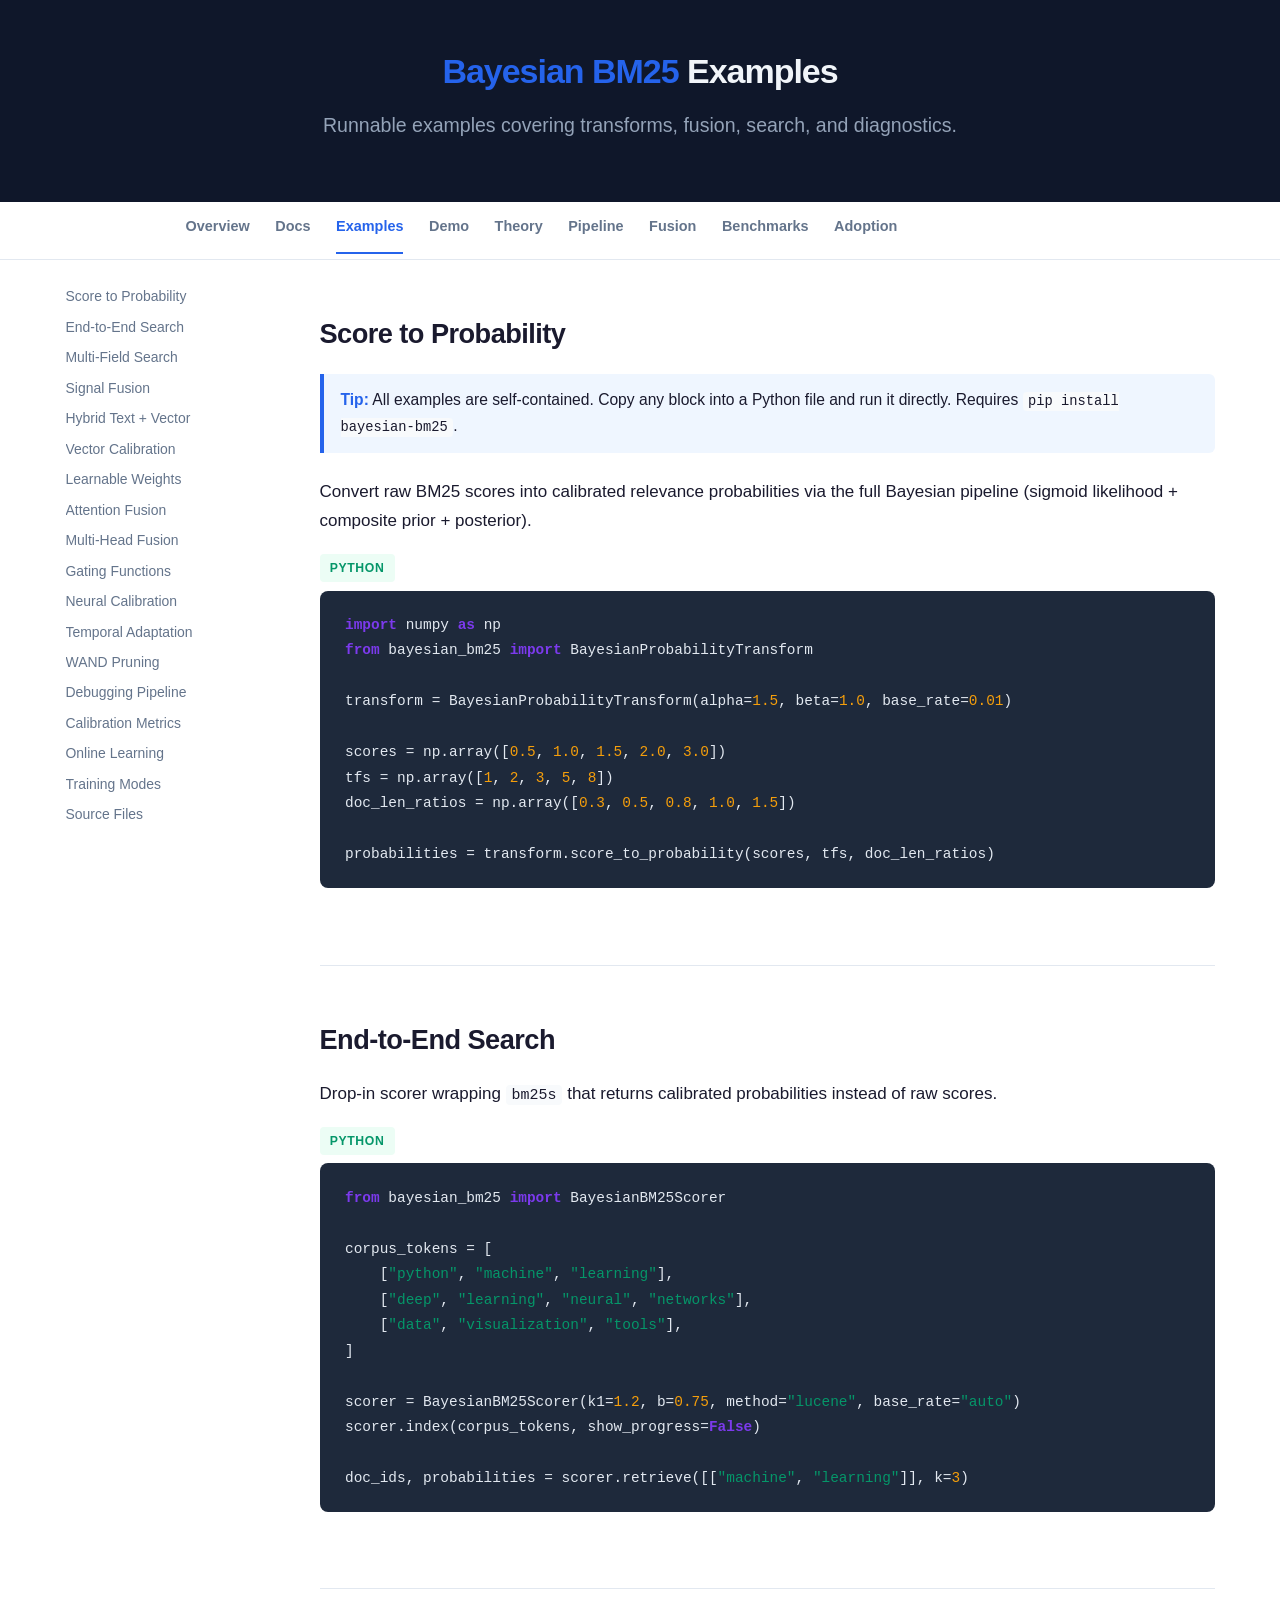
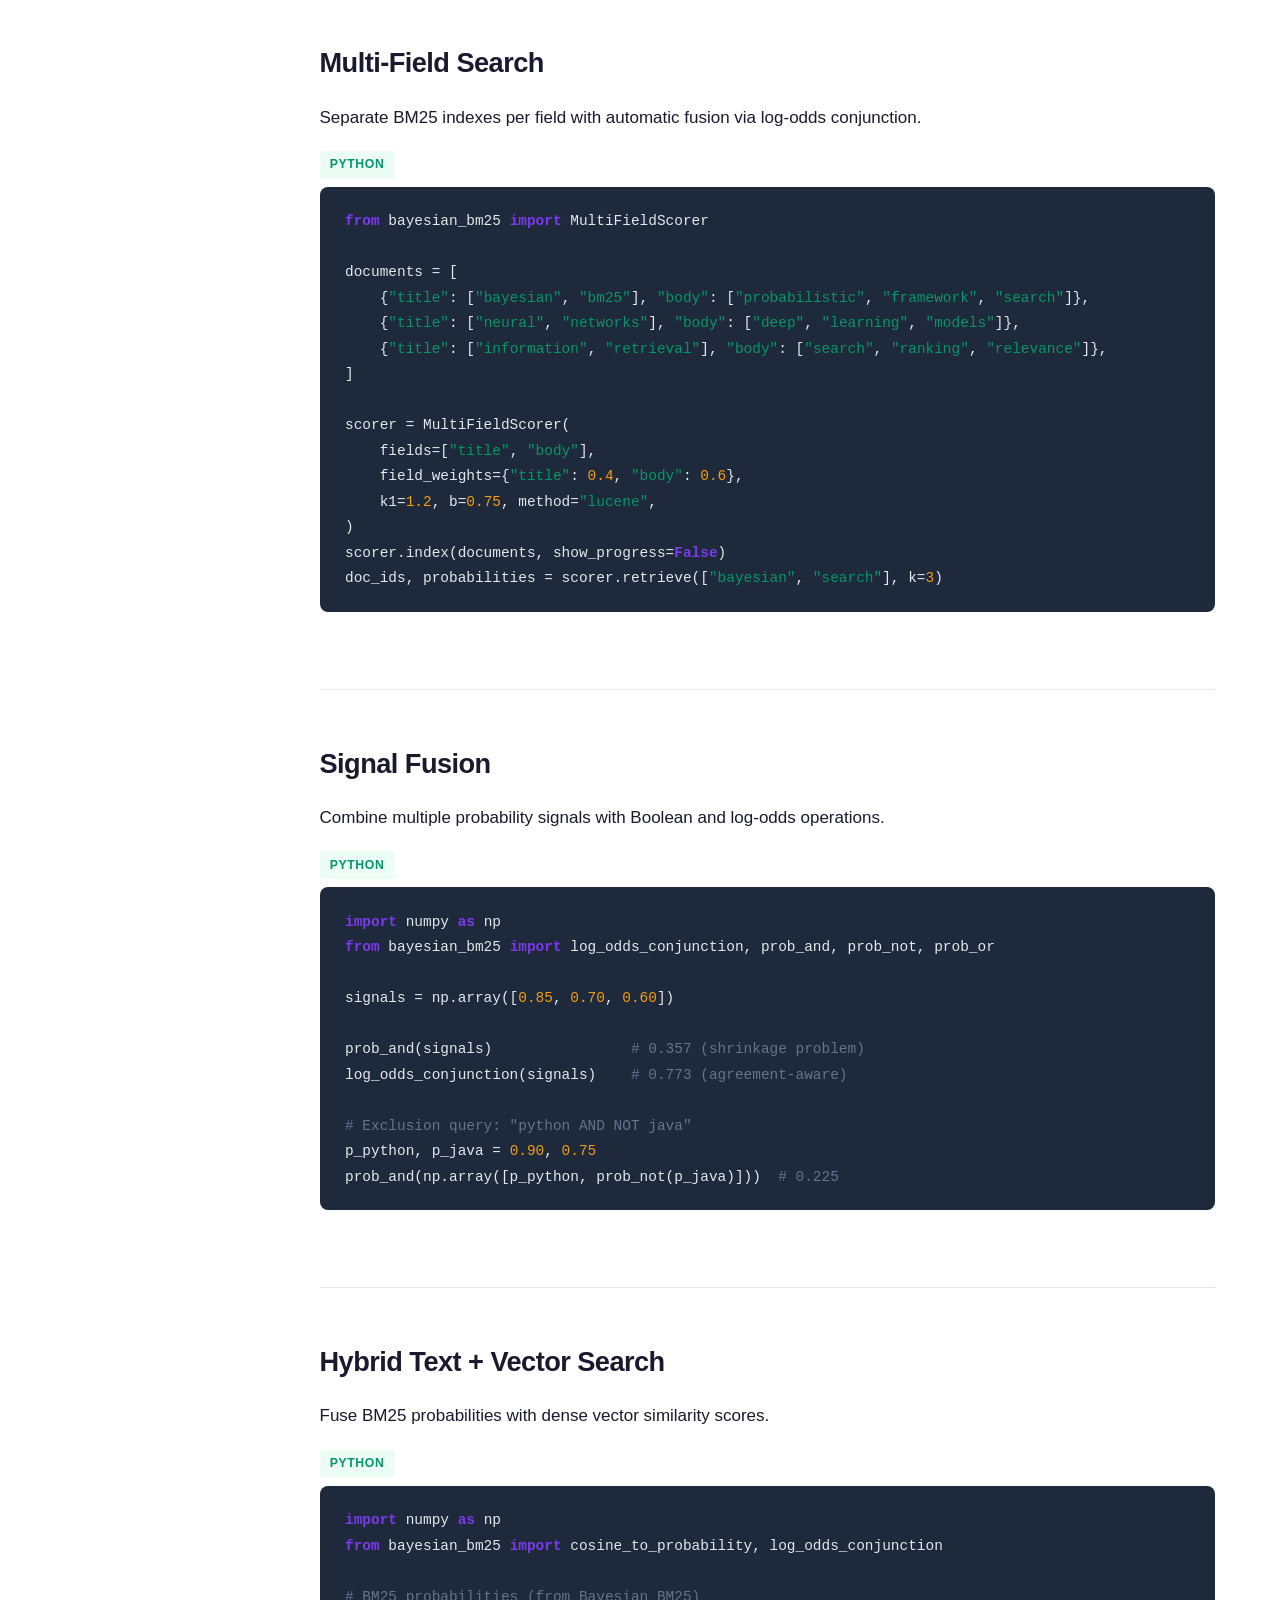
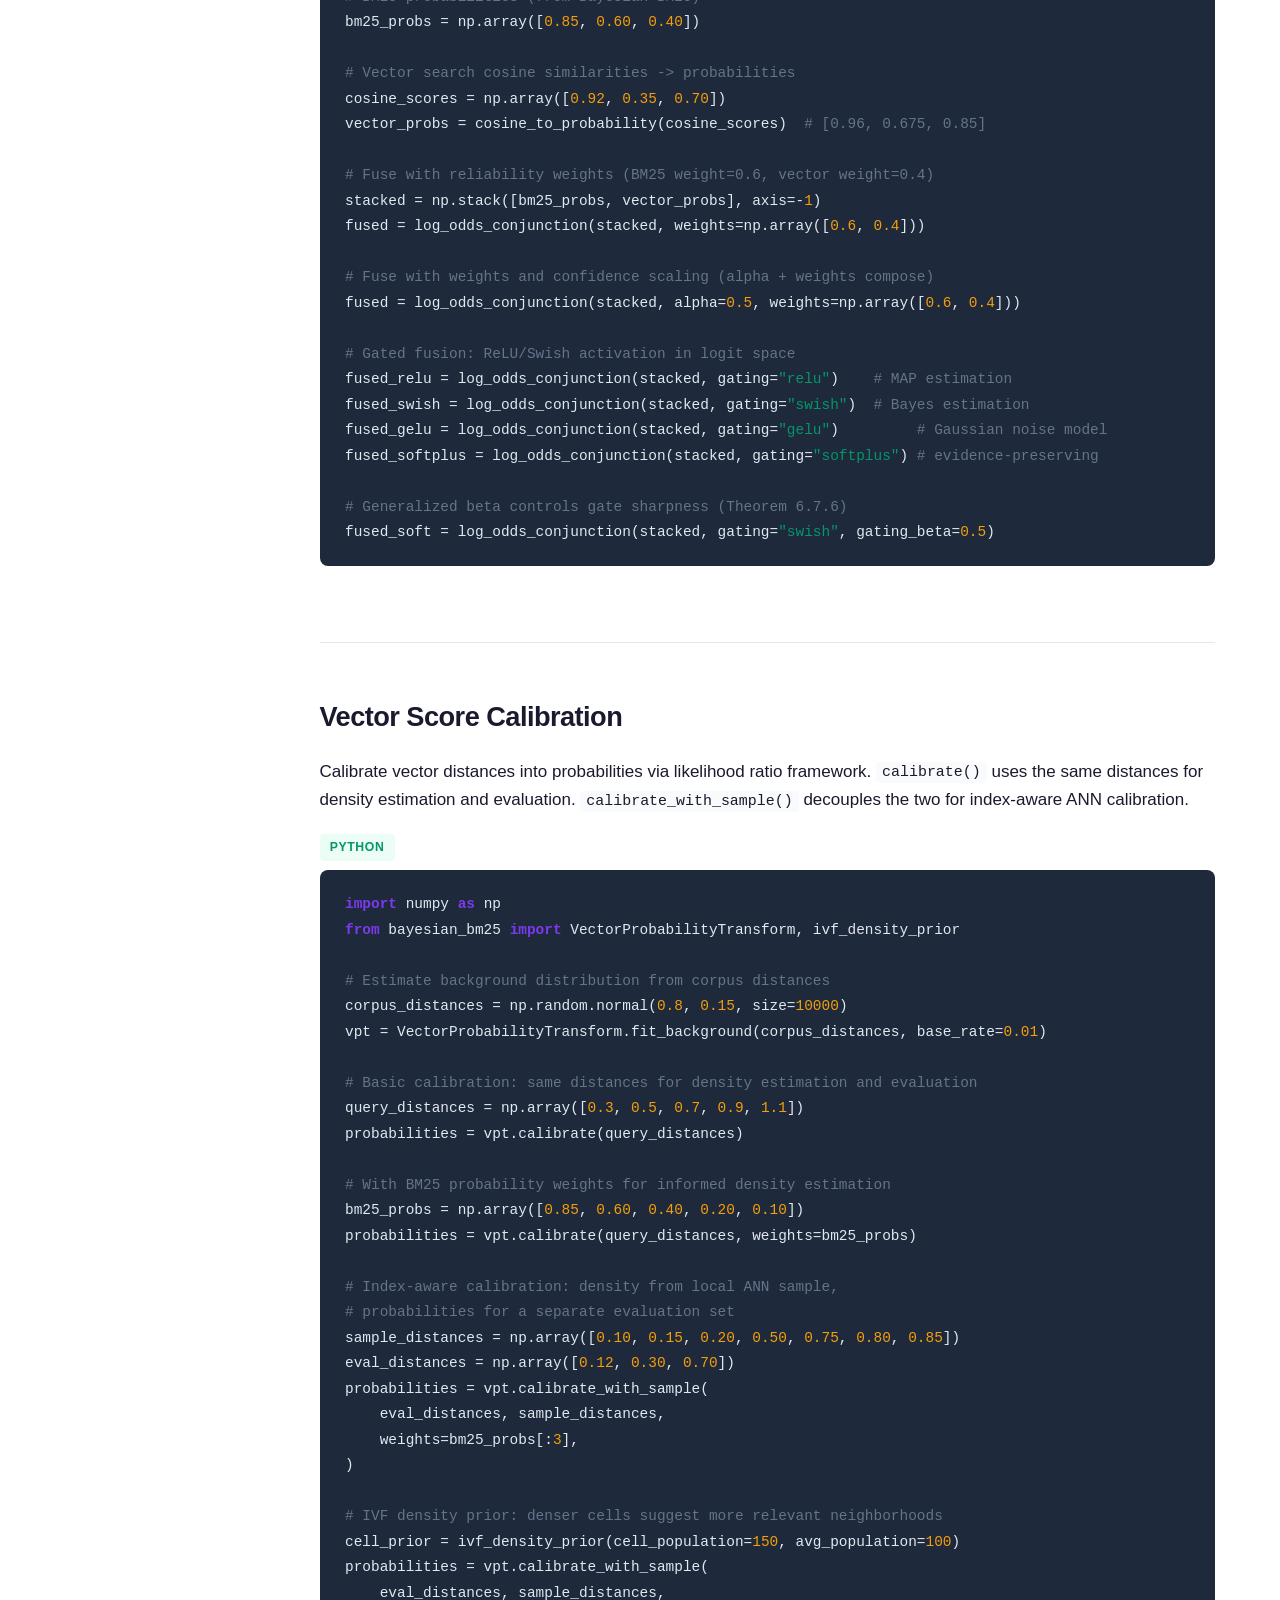
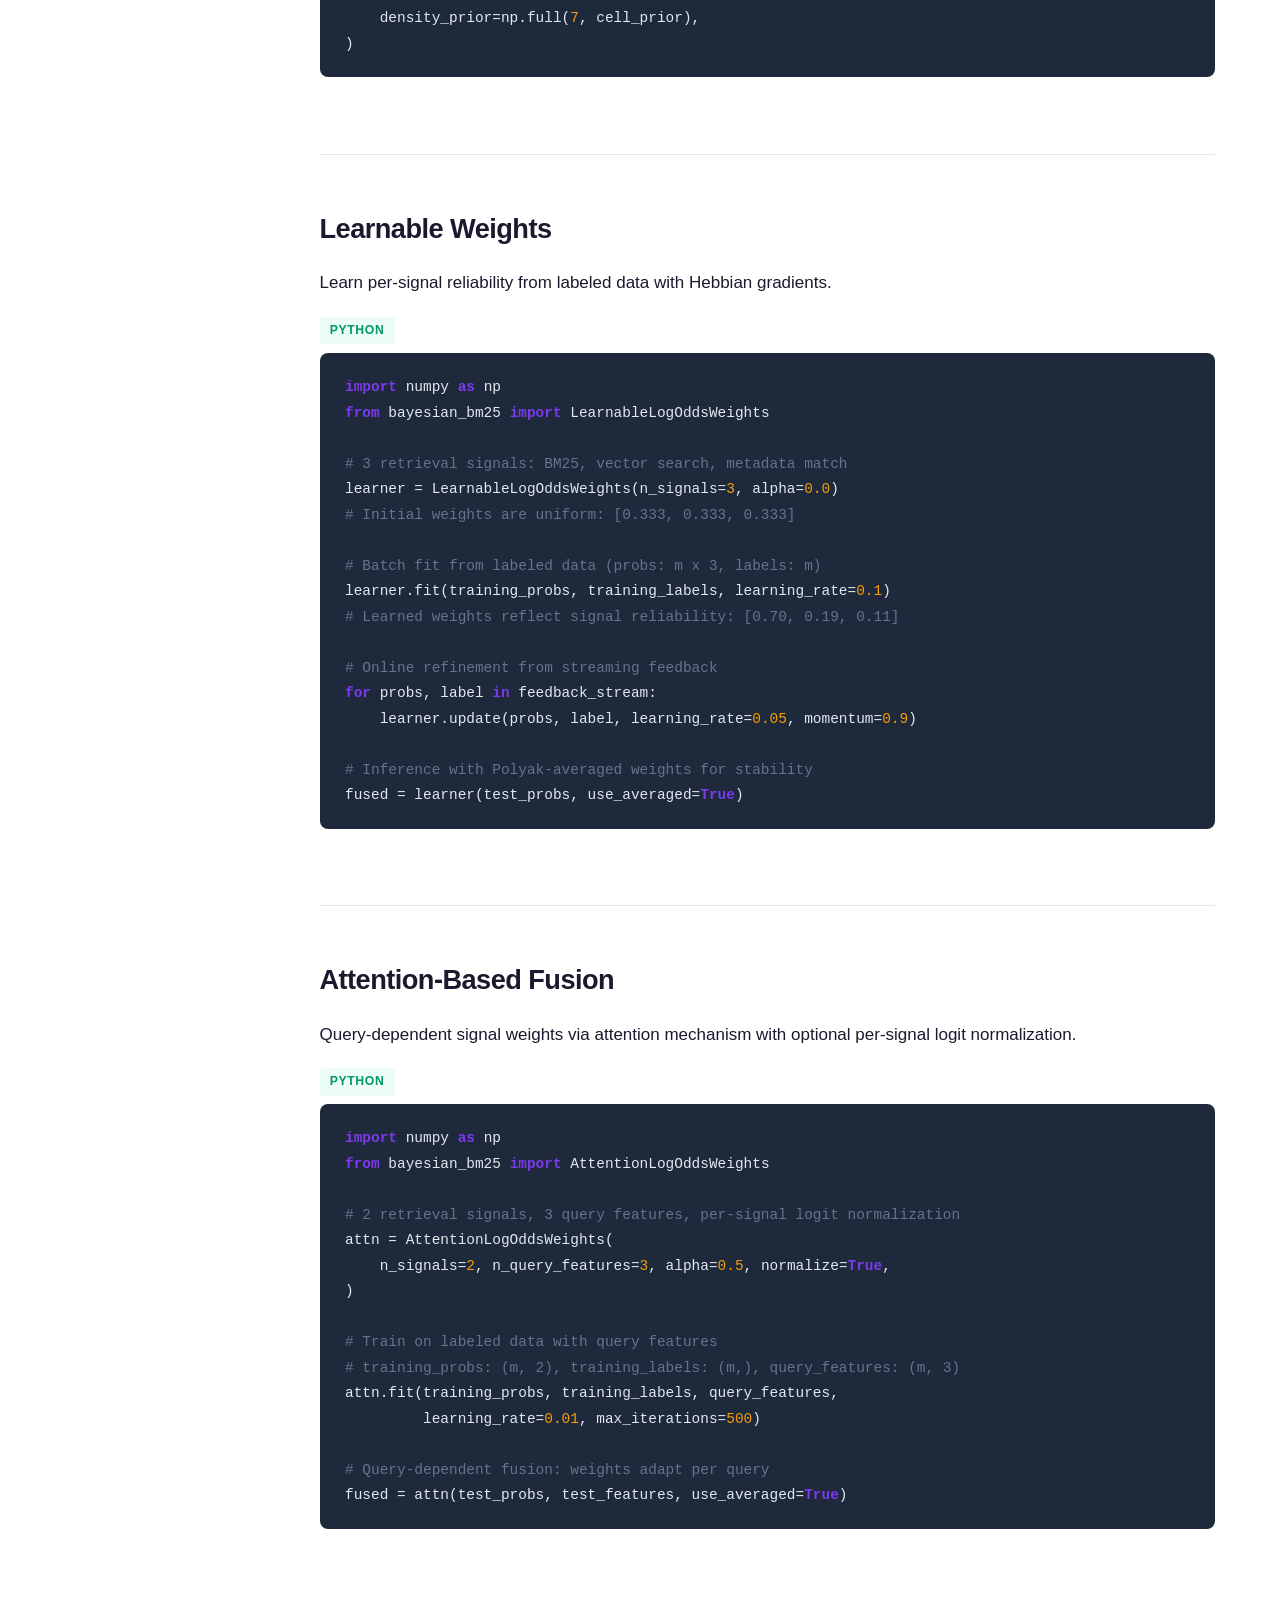
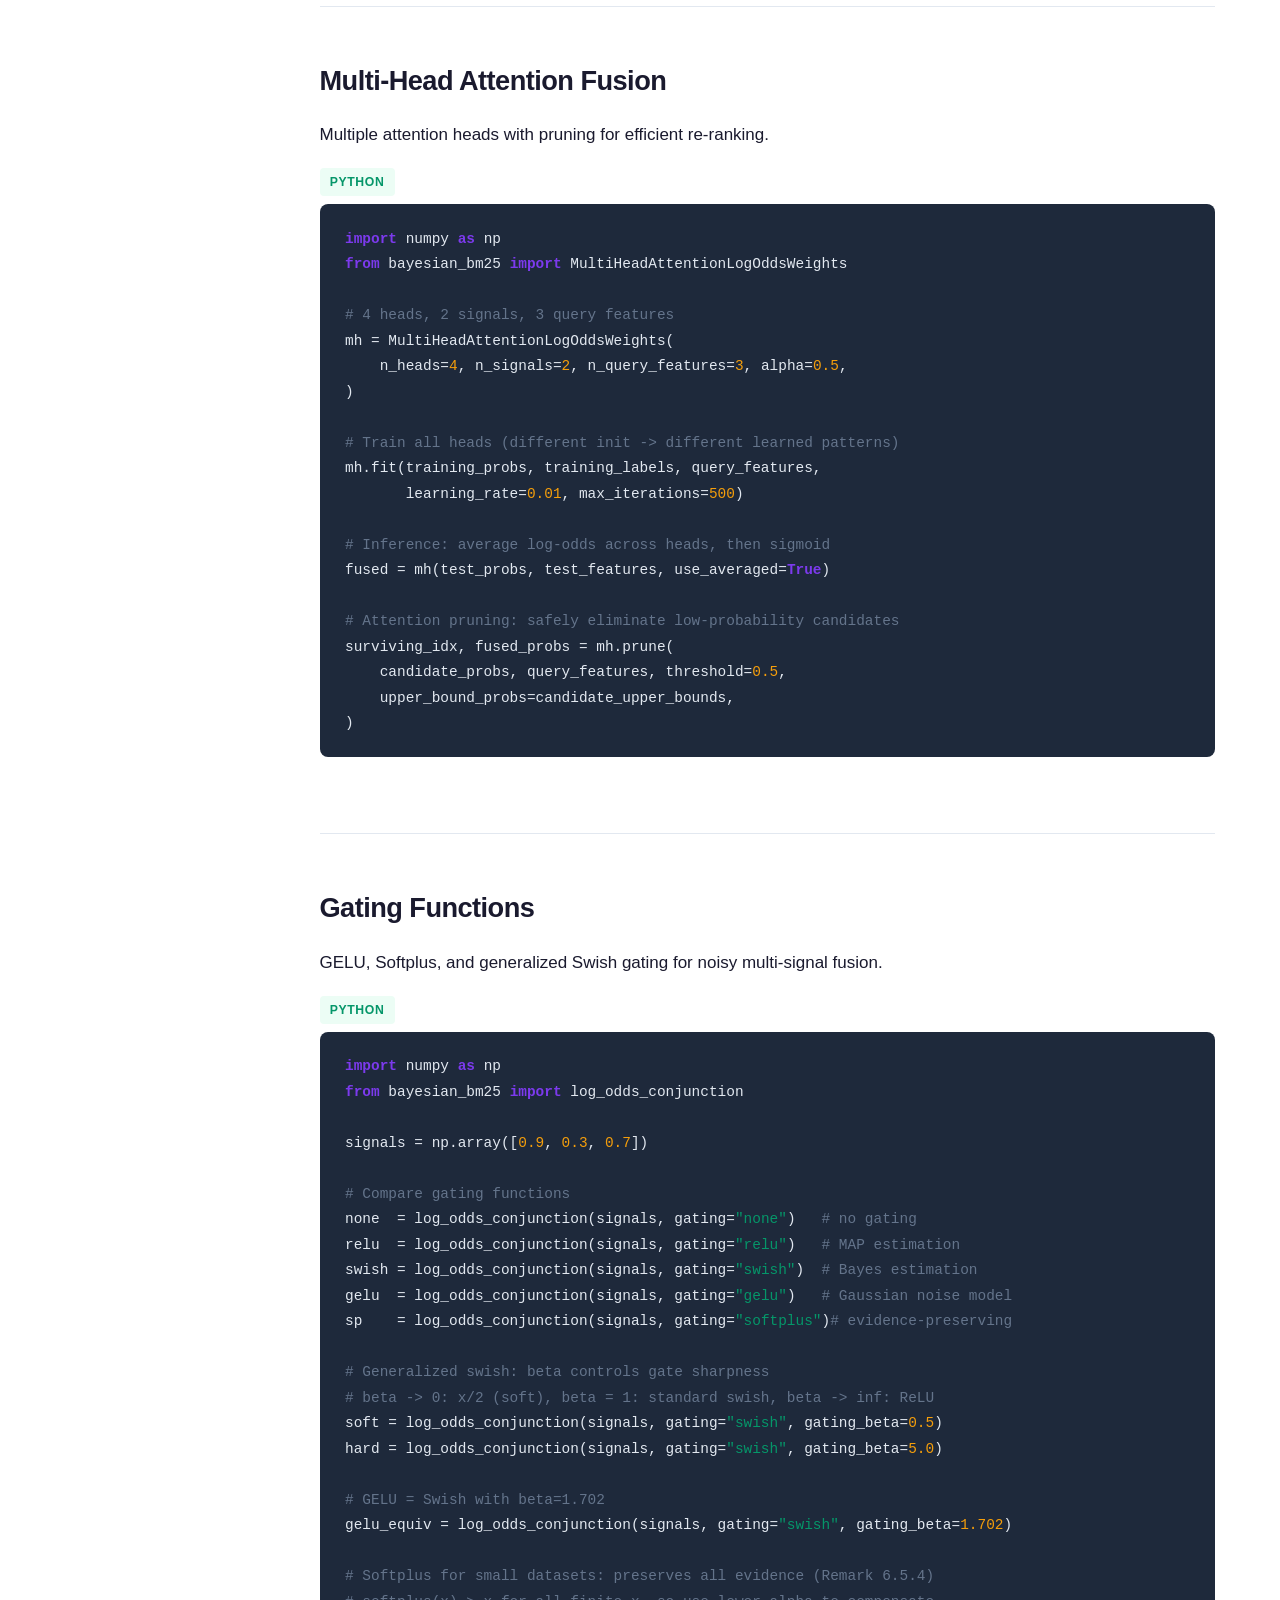
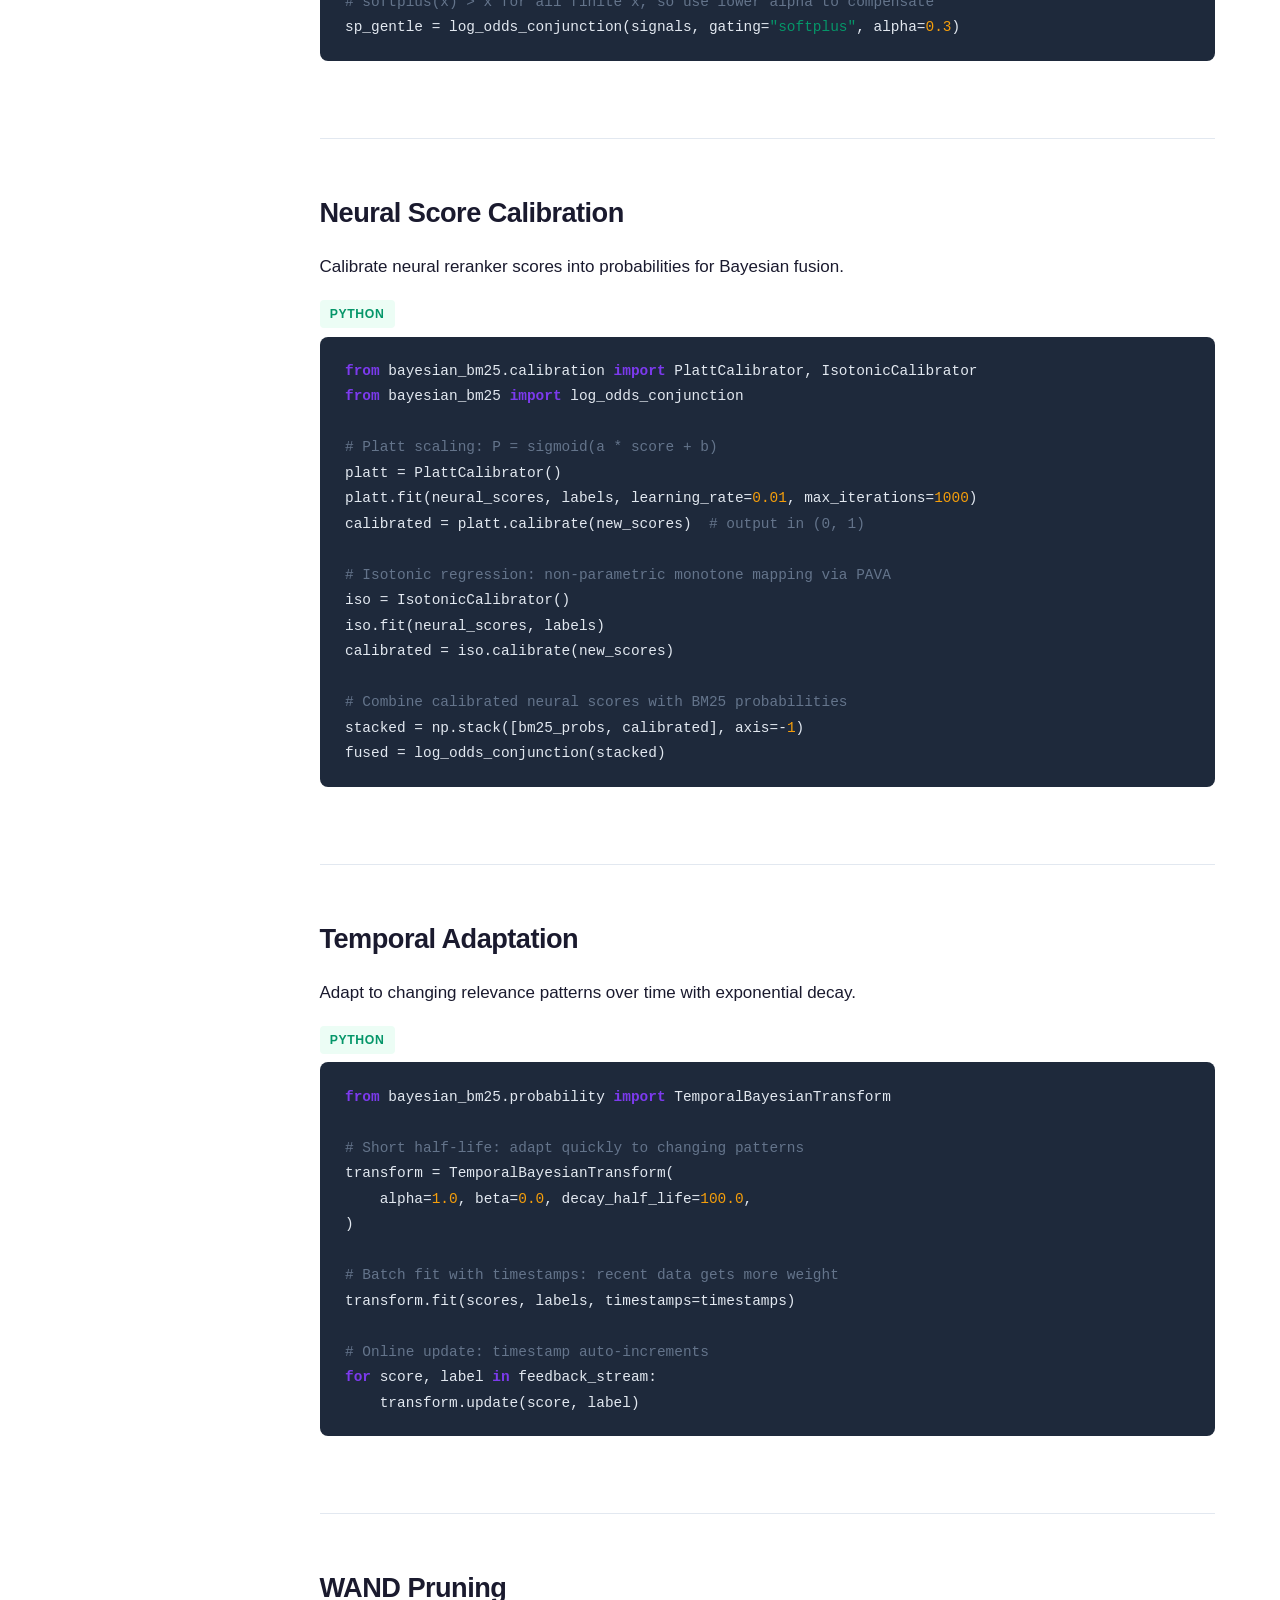
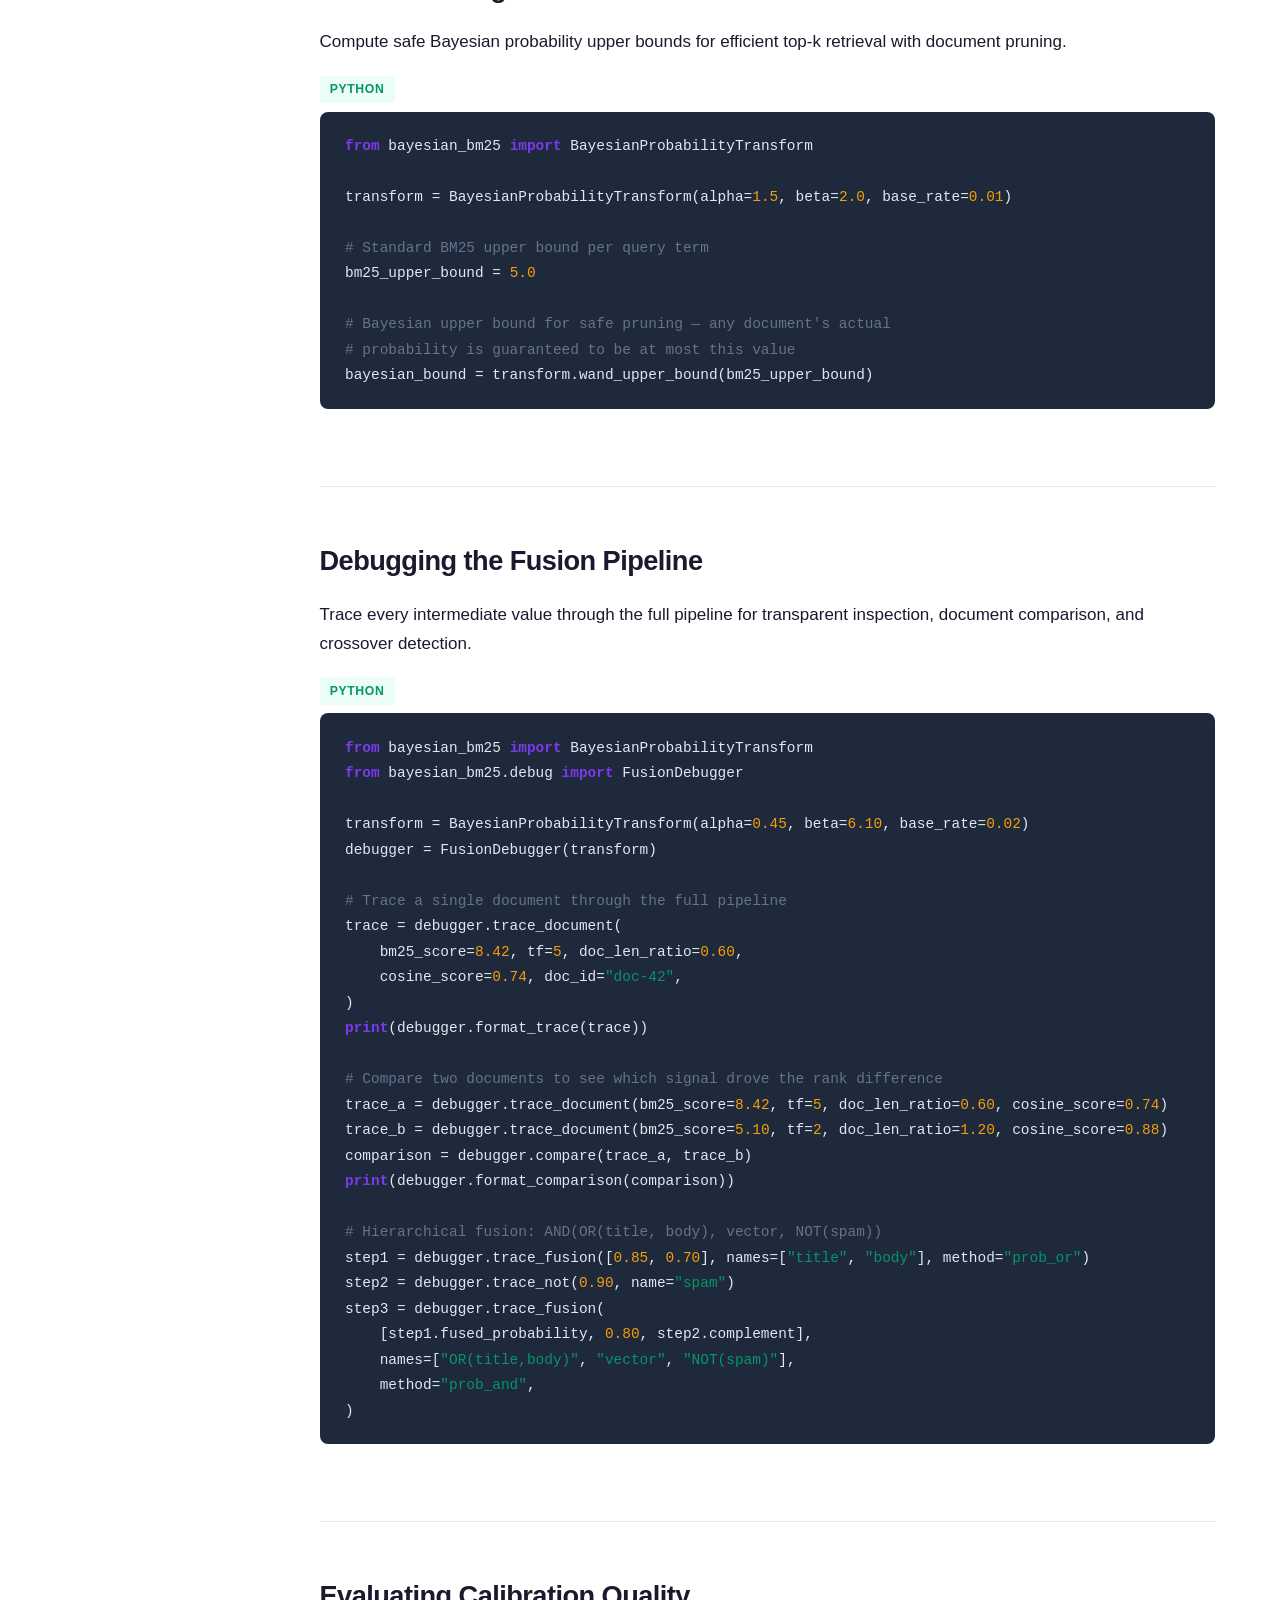
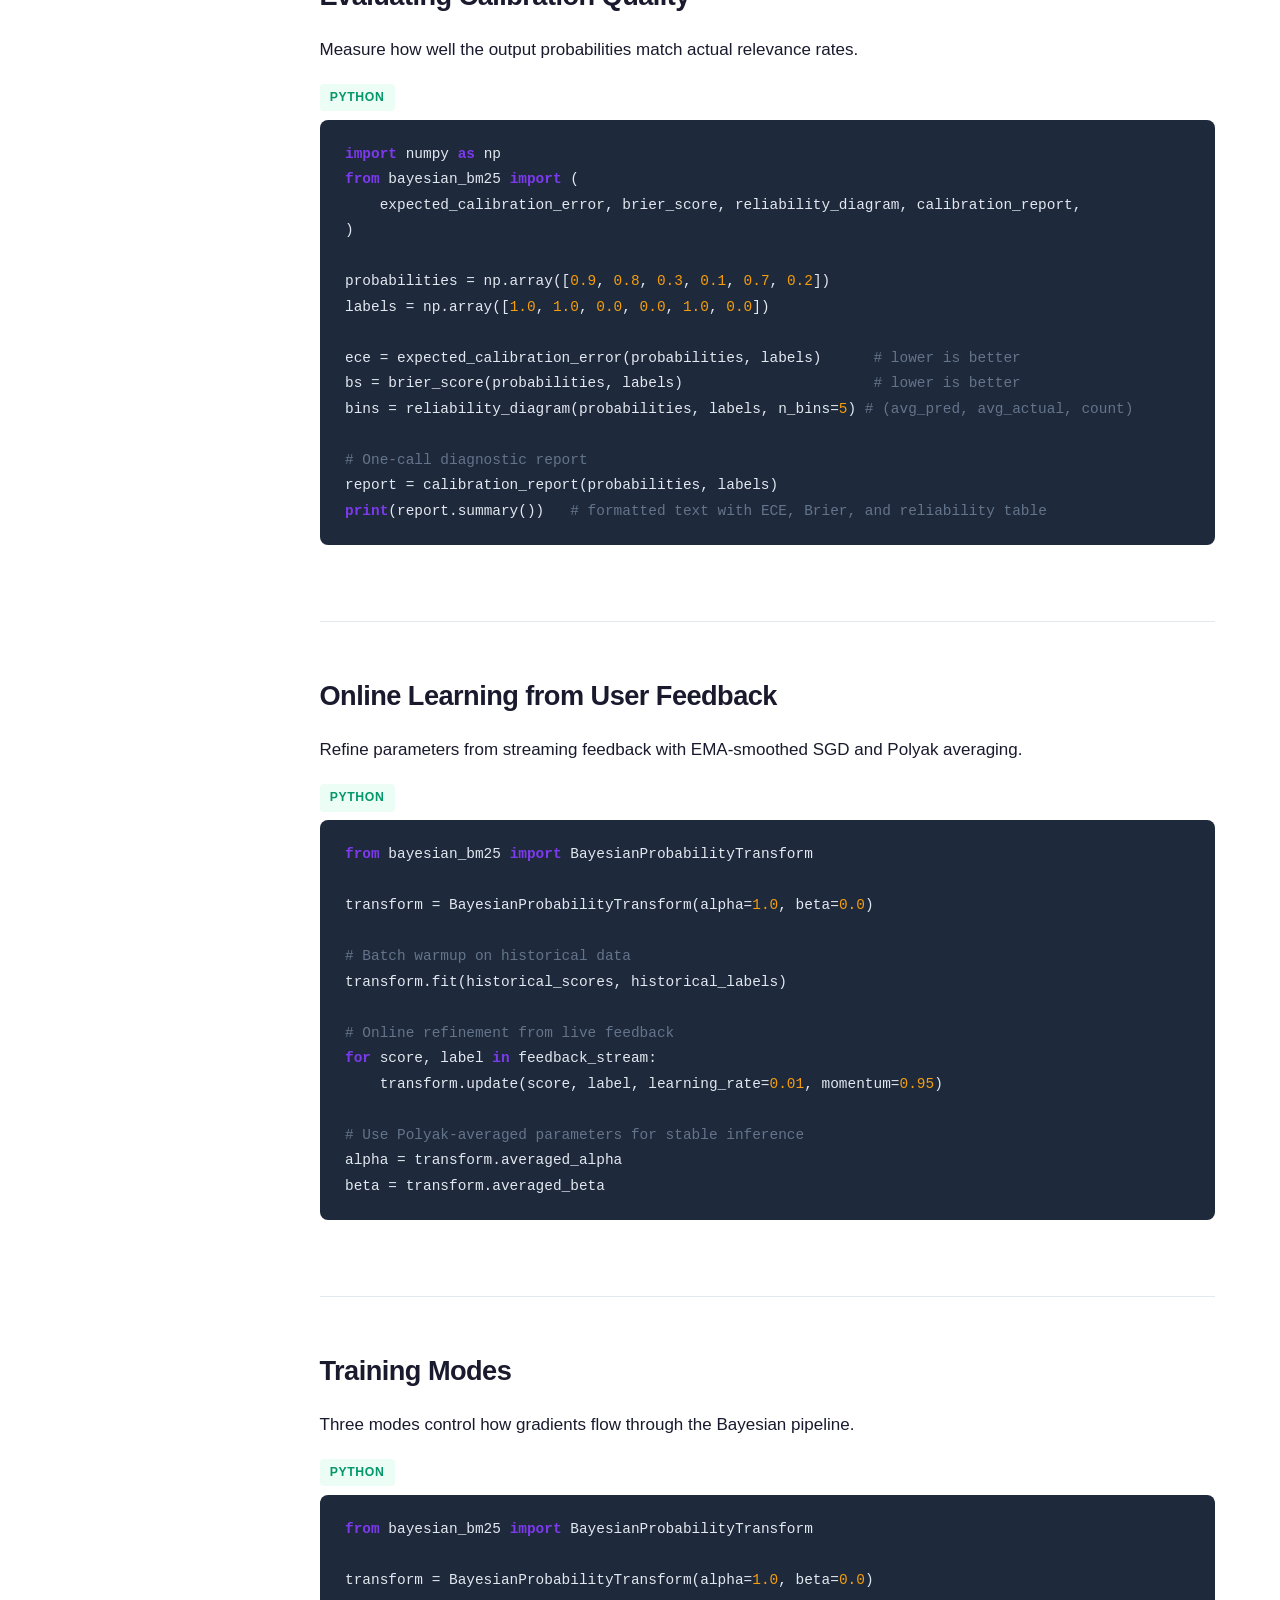
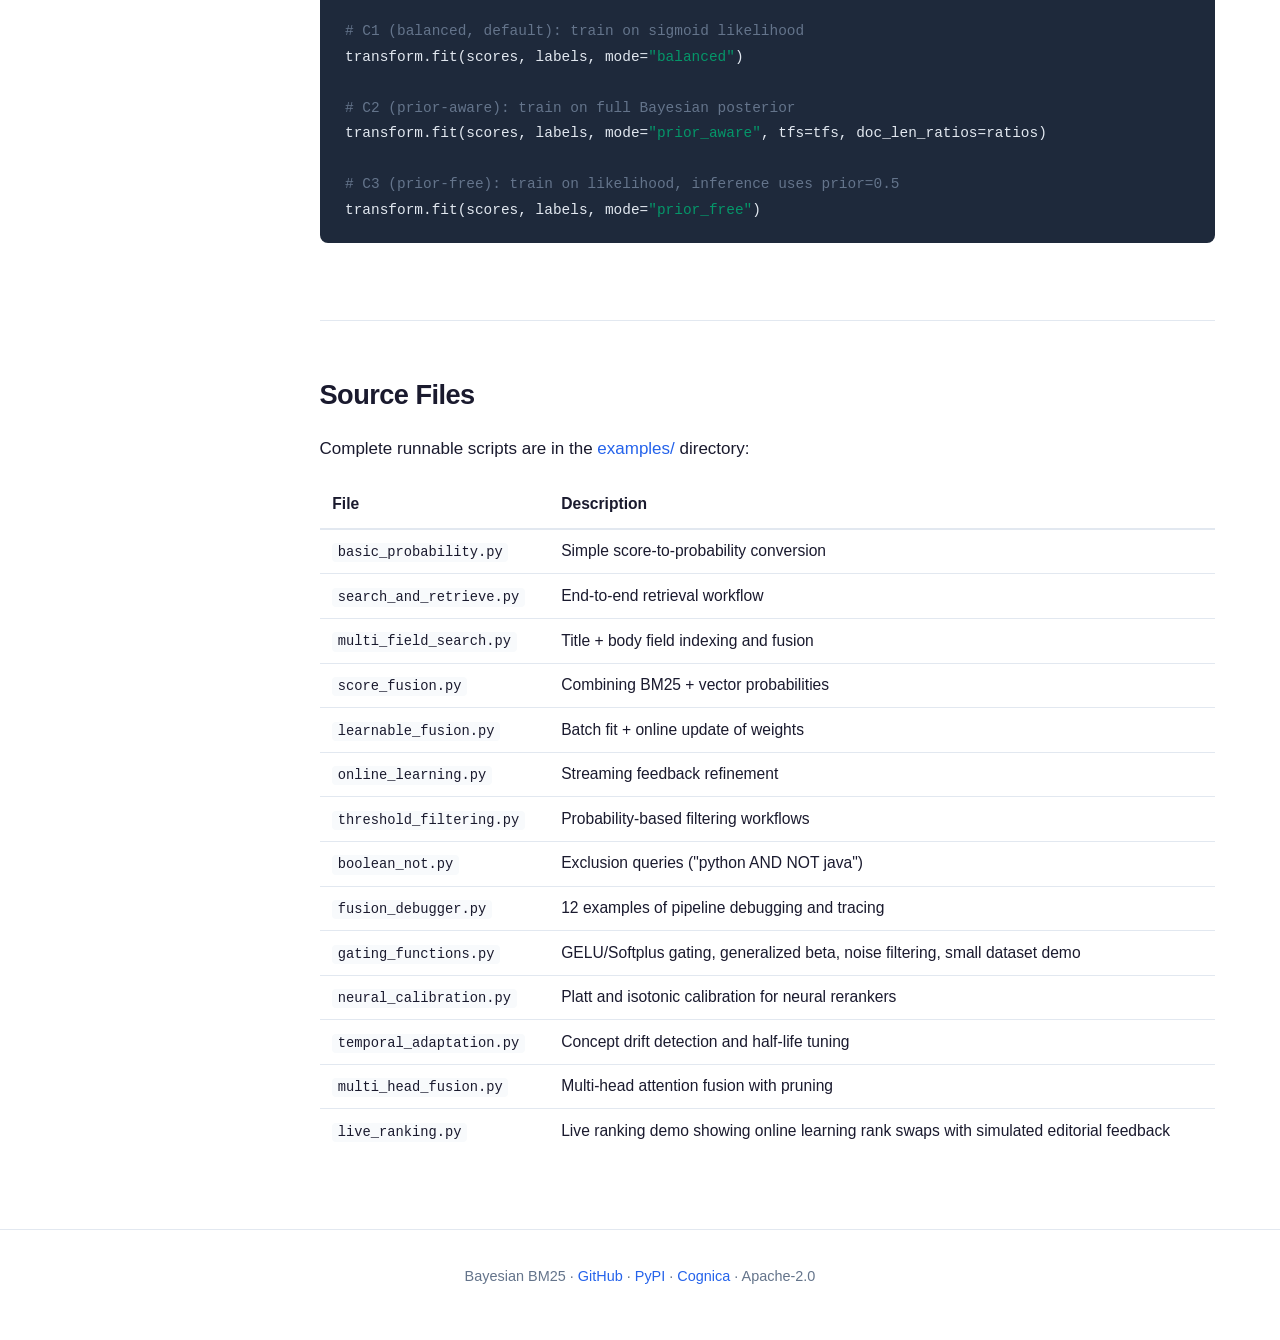
<file: examples.html>
<!DOCTYPE html>
<html lang="en">
<head>
<meta charset="utf-8">
<meta name="viewport" content="width=device-width, initial-scale=1">
<title>Examples &mdash; Bayesian BM25</title>
<link rel="stylesheet" href="style.css">
</head>
<body>

<!-- ====== Hero ====== -->
<header class="hero hero-compact">
  <h1><span>Bayesian BM25</span> Examples</h1>
  <p class="tagline">Runnable examples covering transforms, fusion, search, and diagnostics.</p>
</header>

<!-- ====== Nav ====== -->
<nav>
  <ul>
    <li><a href="index.html">Overview</a></li>
    <li><a href="docs.html">Docs</a></li>
    <li><a href="examples.html" class="active">Examples</a></li>
    <li><a href="demo.html">Demo</a></li>
    <li><a href="index.html#theory">Theory</a></li>
    <li><a href="index.html#pipeline">Pipeline</a></li>
    <li><a href="index.html#fusion">Fusion</a></li>
    <li><a href="index.html#benchmarks">Benchmarks</a></li>
    <li><a href="index.html#adoption">Adoption</a></li>
  </ul>
</nav>

<div class="page-with-toc">

<!-- ====== TOC ====== -->
<aside class="toc">
  <ul>
    <li><a href="#score-to-prob">Score to Probability</a></li>
    <li><a href="#search">End-to-End Search</a></li>
    <li><a href="#multi-field">Multi-Field Search</a></li>
    <li><a href="#signal-fusion">Signal Fusion</a></li>
    <li><a href="#hybrid">Hybrid Text + Vector</a></li>
    <li><a href="#vector-cal">Vector Calibration</a></li>
    <li><a href="#learnable">Learnable Weights</a></li>
    <li><a href="#attention">Attention Fusion</a></li>
    <li><a href="#multi-head">Multi-Head Fusion</a></li>
    <li><a href="#gating">Gating Functions</a></li>
    <li><a href="#neural-cal">Neural Calibration</a></li>
    <li><a href="#temporal">Temporal Adaptation</a></li>
    <li><a href="#wand">WAND Pruning</a></li>
    <li><a href="#debugging">Debugging Pipeline</a></li>
    <li><a href="#calibration">Calibration Metrics</a></li>
    <li><a href="#online">Online Learning</a></li>
    <li><a href="#training-modes">Training Modes</a></li>
    <li><a href="#source-files">Source Files</a></li>
  </ul>
</aside>

<!-- ====== Content ====== -->
<div class="content">

<!-- ============ Score to Probability ============ -->
<section id="score-to-prob">
  <h2>Score to Probability</h2>
  <div class="note">
    <strong>Tip:</strong> All examples are self-contained. Copy any block into a
    Python file and run it directly. Requires <code>pip install bayesian-bm25</code>.
  </div>

  <p>Convert raw BM25 scores into calibrated relevance probabilities via the
    full Bayesian pipeline (sigmoid likelihood + composite prior + posterior).</p>

  <span class="example-tag tag-python">Python</span>
<pre><code><span class="kw">import</span> numpy <span class="kw">as</span> np
<span class="kw">from</span> bayesian_bm25 <span class="kw">import</span> BayesianProbabilityTransform

transform = BayesianProbabilityTransform(alpha=<span class="mi">1.5</span>, beta=<span class="mi">1.0</span>, base_rate=<span class="mi">0.01</span>)

scores = np.array([<span class="mi">0.5</span>, <span class="mi">1.0</span>, <span class="mi">1.5</span>, <span class="mi">2.0</span>, <span class="mi">3.0</span>])
tfs = np.array([<span class="mi">1</span>, <span class="mi">2</span>, <span class="mi">3</span>, <span class="mi">5</span>, <span class="mi">8</span>])
doc_len_ratios = np.array([<span class="mi">0.3</span>, <span class="mi">0.5</span>, <span class="mi">0.8</span>, <span class="mi">1.0</span>, <span class="mi">1.5</span>])

probabilities = transform.score_to_probability(scores, tfs, doc_len_ratios)</code></pre>
</section>

<!-- ============ End-to-End Search ============ -->
<section id="search">
  <h2>End-to-End Search</h2>
  <p>Drop-in scorer wrapping <code>bm25s</code> that returns calibrated
    probabilities instead of raw scores.</p>

  <span class="example-tag tag-python">Python</span>
<pre><code><span class="kw">from</span> bayesian_bm25 <span class="kw">import</span> BayesianBM25Scorer

corpus_tokens = [
    [<span class="st">"python"</span>, <span class="st">"machine"</span>, <span class="st">"learning"</span>],
    [<span class="st">"deep"</span>, <span class="st">"learning"</span>, <span class="st">"neural"</span>, <span class="st">"networks"</span>],
    [<span class="st">"data"</span>, <span class="st">"visualization"</span>, <span class="st">"tools"</span>],
]

scorer = BayesianBM25Scorer(k1=<span class="mi">1.2</span>, b=<span class="mi">0.75</span>, method=<span class="st">"lucene"</span>, base_rate=<span class="st">"auto"</span>)
scorer.index(corpus_tokens, show_progress=<span class="kw">False</span>)

doc_ids, probabilities = scorer.retrieve([[<span class="st">"machine"</span>, <span class="st">"learning"</span>]], k=<span class="mi">3</span>)</code></pre>
</section>

<!-- ============ Multi-Field Search ============ -->
<section id="multi-field">
  <h2>Multi-Field Search</h2>
  <p>Separate BM25 indexes per field with automatic fusion via log-odds
    conjunction.</p>

  <span class="example-tag tag-python">Python</span>
<pre><code><span class="kw">from</span> bayesian_bm25 <span class="kw">import</span> MultiFieldScorer

documents = [
    {<span class="st">"title"</span>: [<span class="st">"bayesian"</span>, <span class="st">"bm25"</span>], <span class="st">"body"</span>: [<span class="st">"probabilistic"</span>, <span class="st">"framework"</span>, <span class="st">"search"</span>]},
    {<span class="st">"title"</span>: [<span class="st">"neural"</span>, <span class="st">"networks"</span>], <span class="st">"body"</span>: [<span class="st">"deep"</span>, <span class="st">"learning"</span>, <span class="st">"models"</span>]},
    {<span class="st">"title"</span>: [<span class="st">"information"</span>, <span class="st">"retrieval"</span>], <span class="st">"body"</span>: [<span class="st">"search"</span>, <span class="st">"ranking"</span>, <span class="st">"relevance"</span>]},
]

scorer = MultiFieldScorer(
    fields=[<span class="st">"title"</span>, <span class="st">"body"</span>],
    field_weights={<span class="st">"title"</span>: <span class="mi">0.4</span>, <span class="st">"body"</span>: <span class="mi">0.6</span>},
    k1=<span class="mi">1.2</span>, b=<span class="mi">0.75</span>, method=<span class="st">"lucene"</span>,
)
scorer.index(documents, show_progress=<span class="kw">False</span>)
doc_ids, probabilities = scorer.retrieve([<span class="st">"bayesian"</span>, <span class="st">"search"</span>], k=<span class="mi">3</span>)</code></pre>
</section>

<!-- ============ Signal Fusion ============ -->
<section id="signal-fusion">
  <h2>Signal Fusion</h2>
  <p>Combine multiple probability signals with Boolean and log-odds operations.</p>

  <span class="example-tag tag-python">Python</span>
<pre><code><span class="kw">import</span> numpy <span class="kw">as</span> np
<span class="kw">from</span> bayesian_bm25 <span class="kw">import</span> log_odds_conjunction, prob_and, prob_not, prob_or

signals = np.array([<span class="mi">0.85</span>, <span class="mi">0.70</span>, <span class="mi">0.60</span>])

prob_and(signals)                <span class="cm"># 0.357 (shrinkage problem)</span>
log_odds_conjunction(signals)    <span class="cm"># 0.773 (agreement-aware)</span>

<span class="cm"># Exclusion query: "python AND NOT java"</span>
p_python, p_java = <span class="mi">0.90</span>, <span class="mi">0.75</span>
prob_and(np.array([p_python, prob_not(p_java)]))  <span class="cm"># 0.225</span></code></pre>
</section>

<!-- ============ Hybrid Text + Vector ============ -->
<section id="hybrid">
  <h2>Hybrid Text + Vector Search</h2>
  <p>Fuse BM25 probabilities with dense vector similarity scores.</p>

  <span class="example-tag tag-python">Python</span>
<pre><code><span class="kw">import</span> numpy <span class="kw">as</span> np
<span class="kw">from</span> bayesian_bm25 <span class="kw">import</span> cosine_to_probability, log_odds_conjunction

<span class="cm"># BM25 probabilities (from Bayesian BM25)</span>
bm25_probs = np.array([<span class="mi">0.85</span>, <span class="mi">0.60</span>, <span class="mi">0.40</span>])

<span class="cm"># Vector search cosine similarities -> probabilities</span>
cosine_scores = np.array([<span class="mi">0.92</span>, <span class="mi">0.35</span>, <span class="mi">0.70</span>])
vector_probs = cosine_to_probability(cosine_scores)  <span class="cm"># [0.96, 0.675, 0.85]</span>

<span class="cm"># Fuse with reliability weights (BM25 weight=0.6, vector weight=0.4)</span>
stacked = np.stack([bm25_probs, vector_probs], axis=-<span class="mi">1</span>)
fused = log_odds_conjunction(stacked, weights=np.array([<span class="mi">0.6</span>, <span class="mi">0.4</span>]))

<span class="cm"># Fuse with weights and confidence scaling (alpha + weights compose)</span>
fused = log_odds_conjunction(stacked, alpha=<span class="mi">0.5</span>, weights=np.array([<span class="mi">0.6</span>, <span class="mi">0.4</span>]))

<span class="cm"># Gated fusion: ReLU/Swish activation in logit space</span>
fused_relu = log_odds_conjunction(stacked, gating=<span class="st">"relu"</span>)    <span class="cm"># MAP estimation</span>
fused_swish = log_odds_conjunction(stacked, gating=<span class="st">"swish"</span>)  <span class="cm"># Bayes estimation</span>
fused_gelu = log_odds_conjunction(stacked, gating=<span class="st">"gelu"</span>)         <span class="cm"># Gaussian noise model</span>
fused_softplus = log_odds_conjunction(stacked, gating=<span class="st">"softplus"</span>) <span class="cm"># evidence-preserving</span>

<span class="cm"># Generalized beta controls gate sharpness (Theorem 6.7.6)</span>
fused_soft = log_odds_conjunction(stacked, gating=<span class="st">"swish"</span>, gating_beta=<span class="mi">0.5</span>)</code></pre>
</section>

<!-- ============ Vector Score Calibration ============ -->
<section id="vector-cal">
  <h2>Vector Score Calibration</h2>
  <p>Calibrate vector distances into probabilities via likelihood ratio framework.
    <code>calibrate()</code> uses the same distances for density estimation and evaluation.
    <code>calibrate_with_sample()</code> decouples the two for index-aware ANN calibration.</p>

  <span class="example-tag tag-python">Python</span>
<pre><code><span class="kw">import</span> numpy <span class="kw">as</span> np
<span class="kw">from</span> bayesian_bm25 <span class="kw">import</span> VectorProbabilityTransform, ivf_density_prior

<span class="cm"># Estimate background distribution from corpus distances</span>
corpus_distances = np.random.normal(<span class="mi">0.8</span>, <span class="mi">0.15</span>, size=<span class="mi">10000</span>)
vpt = VectorProbabilityTransform.fit_background(corpus_distances, base_rate=<span class="mi">0.01</span>)

<span class="cm"># Basic calibration: same distances for density estimation and evaluation</span>
query_distances = np.array([<span class="mi">0.3</span>, <span class="mi">0.5</span>, <span class="mi">0.7</span>, <span class="mi">0.9</span>, <span class="mi">1.1</span>])
probabilities = vpt.calibrate(query_distances)

<span class="cm"># With BM25 probability weights for informed density estimation</span>
bm25_probs = np.array([<span class="mi">0.85</span>, <span class="mi">0.60</span>, <span class="mi">0.40</span>, <span class="mi">0.20</span>, <span class="mi">0.10</span>])
probabilities = vpt.calibrate(query_distances, weights=bm25_probs)

<span class="cm"># Index-aware calibration: density from local ANN sample,</span>
<span class="cm"># probabilities for a separate evaluation set</span>
sample_distances = np.array([<span class="mi">0.10</span>, <span class="mi">0.15</span>, <span class="mi">0.20</span>, <span class="mi">0.50</span>, <span class="mi">0.75</span>, <span class="mi">0.80</span>, <span class="mi">0.85</span>])
eval_distances = np.array([<span class="mi">0.12</span>, <span class="mi">0.30</span>, <span class="mi">0.70</span>])
probabilities = vpt.calibrate_with_sample(
    eval_distances, sample_distances,
    weights=bm25_probs[:<span class="mi">3</span>],
)

<span class="cm"># IVF density prior: denser cells suggest more relevant neighborhoods</span>
cell_prior = ivf_density_prior(cell_population=<span class="mi">150</span>, avg_population=<span class="mi">100</span>)
probabilities = vpt.calibrate_with_sample(
    eval_distances, sample_distances,
    density_prior=np.full(<span class="mi">7</span>, cell_prior),
)</code></pre>
</section>

<!-- ============ Learnable Weights ============ -->
<section id="learnable">
  <h2>Learnable Weights</h2>
  <p>Learn per-signal reliability from labeled data with Hebbian gradients.</p>

  <span class="example-tag tag-python">Python</span>
<pre><code><span class="kw">import</span> numpy <span class="kw">as</span> np
<span class="kw">from</span> bayesian_bm25 <span class="kw">import</span> LearnableLogOddsWeights

<span class="cm"># 3 retrieval signals: BM25, vector search, metadata match</span>
learner = LearnableLogOddsWeights(n_signals=<span class="mi">3</span>, alpha=<span class="mi">0.0</span>)
<span class="cm"># Initial weights are uniform: [0.333, 0.333, 0.333]</span>

<span class="cm"># Batch fit from labeled data (probs: m x 3, labels: m)</span>
learner.fit(training_probs, training_labels, learning_rate=<span class="mi">0.1</span>)
<span class="cm"># Learned weights reflect signal reliability: [0.70, 0.19, 0.11]</span>

<span class="cm"># Online refinement from streaming feedback</span>
<span class="kw">for</span> probs, label <span class="kw">in</span> feedback_stream:
    learner.update(probs, label, learning_rate=<span class="mi">0.05</span>, momentum=<span class="mi">0.9</span>)

<span class="cm"># Inference with Polyak-averaged weights for stability</span>
fused = learner(test_probs, use_averaged=<span class="kw">True</span>)</code></pre>
</section>

<!-- ============ Attention Fusion ============ -->
<section id="attention">
  <h2>Attention-Based Fusion</h2>
  <p>Query-dependent signal weights via attention mechanism with optional
    per-signal logit normalization.</p>

  <span class="example-tag tag-python">Python</span>
<pre><code><span class="kw">import</span> numpy <span class="kw">as</span> np
<span class="kw">from</span> bayesian_bm25 <span class="kw">import</span> AttentionLogOddsWeights

<span class="cm"># 2 retrieval signals, 3 query features, per-signal logit normalization</span>
attn = AttentionLogOddsWeights(
    n_signals=<span class="mi">2</span>, n_query_features=<span class="mi">3</span>, alpha=<span class="mi">0.5</span>, normalize=<span class="kw">True</span>,
)

<span class="cm"># Train on labeled data with query features</span>
<span class="cm"># training_probs: (m, 2), training_labels: (m,), query_features: (m, 3)</span>
attn.fit(training_probs, training_labels, query_features,
         learning_rate=<span class="mi">0.01</span>, max_iterations=<span class="mi">500</span>)

<span class="cm"># Query-dependent fusion: weights adapt per query</span>
fused = attn(test_probs, test_features, use_averaged=<span class="kw">True</span>)</code></pre>
</section>

<!-- ============ Multi-Head Fusion ============ -->
<section id="multi-head">
  <h2>Multi-Head Attention Fusion</h2>
  <p>Multiple attention heads with pruning for efficient re-ranking.</p>

  <span class="example-tag tag-python">Python</span>
<pre><code><span class="kw">import</span> numpy <span class="kw">as</span> np
<span class="kw">from</span> bayesian_bm25 <span class="kw">import</span> MultiHeadAttentionLogOddsWeights

<span class="cm"># 4 heads, 2 signals, 3 query features</span>
mh = MultiHeadAttentionLogOddsWeights(
    n_heads=<span class="mi">4</span>, n_signals=<span class="mi">2</span>, n_query_features=<span class="mi">3</span>, alpha=<span class="mi">0.5</span>,
)

<span class="cm"># Train all heads (different init -> different learned patterns)</span>
mh.fit(training_probs, training_labels, query_features,
       learning_rate=<span class="mi">0.01</span>, max_iterations=<span class="mi">500</span>)

<span class="cm"># Inference: average log-odds across heads, then sigmoid</span>
fused = mh(test_probs, test_features, use_averaged=<span class="kw">True</span>)

<span class="cm"># Attention pruning: safely eliminate low-probability candidates</span>
surviving_idx, fused_probs = mh.prune(
    candidate_probs, query_features, threshold=<span class="mi">0.5</span>,
    upper_bound_probs=candidate_upper_bounds,
)</code></pre>
</section>

<!-- ============ Gating Functions ============ -->
<section id="gating">
  <h2>Gating Functions</h2>
  <p>GELU, Softplus, and generalized Swish gating for noisy multi-signal fusion.</p>

  <span class="example-tag tag-python">Python</span>
<pre><code><span class="kw">import</span> numpy <span class="kw">as</span> np
<span class="kw">from</span> bayesian_bm25 <span class="kw">import</span> log_odds_conjunction

signals = np.array([<span class="mi">0.9</span>, <span class="mi">0.3</span>, <span class="mi">0.7</span>])

<span class="cm"># Compare gating functions</span>
none  = log_odds_conjunction(signals, gating=<span class="st">"none"</span>)   <span class="cm"># no gating</span>
relu  = log_odds_conjunction(signals, gating=<span class="st">"relu"</span>)   <span class="cm"># MAP estimation</span>
swish = log_odds_conjunction(signals, gating=<span class="st">"swish"</span>)  <span class="cm"># Bayes estimation</span>
gelu  = log_odds_conjunction(signals, gating=<span class="st">"gelu"</span>)   <span class="cm"># Gaussian noise model</span>
sp    = log_odds_conjunction(signals, gating=<span class="st">"softplus"</span>)<span class="cm"># evidence-preserving</span>

<span class="cm"># Generalized swish: beta controls gate sharpness</span>
<span class="cm"># beta -> 0: x/2 (soft), beta = 1: standard swish, beta -> inf: ReLU</span>
soft = log_odds_conjunction(signals, gating=<span class="st">"swish"</span>, gating_beta=<span class="mi">0.5</span>)
hard = log_odds_conjunction(signals, gating=<span class="st">"swish"</span>, gating_beta=<span class="mi">5.0</span>)

<span class="cm"># GELU = Swish with beta=1.702</span>
gelu_equiv = log_odds_conjunction(signals, gating=<span class="st">"swish"</span>, gating_beta=<span class="mi">1.702</span>)

<span class="cm"># Softplus for small datasets: preserves all evidence (Remark 6.5.4)</span>
<span class="cm"># softplus(x) > x for all finite x, so use lower alpha to compensate</span>
sp_gentle = log_odds_conjunction(signals, gating=<span class="st">"softplus"</span>, alpha=<span class="mi">0.3</span>)</code></pre>
</section>

<!-- ============ Neural Calibration ============ -->
<section id="neural-cal">
  <h2>Neural Score Calibration</h2>
  <p>Calibrate neural reranker scores into probabilities for Bayesian fusion.</p>

  <span class="example-tag tag-python">Python</span>
<pre><code><span class="kw">from</span> bayesian_bm25.calibration <span class="kw">import</span> PlattCalibrator, IsotonicCalibrator
<span class="kw">from</span> bayesian_bm25 <span class="kw">import</span> log_odds_conjunction

<span class="cm"># Platt scaling: P = sigmoid(a * score + b)</span>
platt = PlattCalibrator()
platt.fit(neural_scores, labels, learning_rate=<span class="mi">0.01</span>, max_iterations=<span class="mi">1000</span>)
calibrated = platt.calibrate(new_scores)  <span class="cm"># output in (0, 1)</span>

<span class="cm"># Isotonic regression: non-parametric monotone mapping via PAVA</span>
iso = IsotonicCalibrator()
iso.fit(neural_scores, labels)
calibrated = iso.calibrate(new_scores)

<span class="cm"># Combine calibrated neural scores with BM25 probabilities</span>
stacked = np.stack([bm25_probs, calibrated], axis=-<span class="mi">1</span>)
fused = log_odds_conjunction(stacked)</code></pre>
</section>

<!-- ============ Temporal Adaptation ============ -->
<section id="temporal">
  <h2>Temporal Adaptation</h2>
  <p>Adapt to changing relevance patterns over time with exponential decay.</p>

  <span class="example-tag tag-python">Python</span>
<pre><code><span class="kw">from</span> bayesian_bm25.probability <span class="kw">import</span> TemporalBayesianTransform

<span class="cm"># Short half-life: adapt quickly to changing patterns</span>
transform = TemporalBayesianTransform(
    alpha=<span class="mi">1.0</span>, beta=<span class="mi">0.0</span>, decay_half_life=<span class="mi">100.0</span>,
)

<span class="cm"># Batch fit with timestamps: recent data gets more weight</span>
transform.fit(scores, labels, timestamps=timestamps)

<span class="cm"># Online update: timestamp auto-increments</span>
<span class="kw">for</span> score, label <span class="kw">in</span> feedback_stream:
    transform.update(score, label)</code></pre>
</section>

<!-- ============ WAND Pruning ============ -->
<section id="wand">
  <h2>WAND Pruning</h2>
  <p>Compute safe Bayesian probability upper bounds for efficient top-k
    retrieval with document pruning.</p>

  <span class="example-tag tag-python">Python</span>
<pre><code><span class="kw">from</span> bayesian_bm25 <span class="kw">import</span> BayesianProbabilityTransform

transform = BayesianProbabilityTransform(alpha=<span class="mi">1.5</span>, beta=<span class="mi">2.0</span>, base_rate=<span class="mi">0.01</span>)

<span class="cm"># Standard BM25 upper bound per query term</span>
bm25_upper_bound = <span class="mi">5.0</span>

<span class="cm"># Bayesian upper bound for safe pruning &mdash; any document's actual</span>
<span class="cm"># probability is guaranteed to be at most this value</span>
bayesian_bound = transform.wand_upper_bound(bm25_upper_bound)</code></pre>
</section>

<!-- ============ Debugging Pipeline ============ -->
<section id="debugging">
  <h2>Debugging the Fusion Pipeline</h2>
  <p>Trace every intermediate value through the full pipeline for transparent
    inspection, document comparison, and crossover detection.</p>

  <span class="example-tag tag-python">Python</span>
<pre><code><span class="kw">from</span> bayesian_bm25 <span class="kw">import</span> BayesianProbabilityTransform
<span class="kw">from</span> bayesian_bm25.debug <span class="kw">import</span> FusionDebugger

transform = BayesianProbabilityTransform(alpha=<span class="mi">0.45</span>, beta=<span class="mi">6.10</span>, base_rate=<span class="mi">0.02</span>)
debugger = FusionDebugger(transform)

<span class="cm"># Trace a single document through the full pipeline</span>
trace = debugger.trace_document(
    bm25_score=<span class="mi">8.42</span>, tf=<span class="mi">5</span>, doc_len_ratio=<span class="mi">0.60</span>,
    cosine_score=<span class="mi">0.74</span>, doc_id=<span class="st">"doc-42"</span>,
)
<span class="kw">print</span>(debugger.format_trace(trace))

<span class="cm"># Compare two documents to see which signal drove the rank difference</span>
trace_a = debugger.trace_document(bm25_score=<span class="mi">8.42</span>, tf=<span class="mi">5</span>, doc_len_ratio=<span class="mi">0.60</span>, cosine_score=<span class="mi">0.74</span>)
trace_b = debugger.trace_document(bm25_score=<span class="mi">5.10</span>, tf=<span class="mi">2</span>, doc_len_ratio=<span class="mi">1.20</span>, cosine_score=<span class="mi">0.88</span>)
comparison = debugger.compare(trace_a, trace_b)
<span class="kw">print</span>(debugger.format_comparison(comparison))

<span class="cm"># Hierarchical fusion: AND(OR(title, body), vector, NOT(spam))</span>
step1 = debugger.trace_fusion([<span class="mi">0.85</span>, <span class="mi">0.70</span>], names=[<span class="st">"title"</span>, <span class="st">"body"</span>], method=<span class="st">"prob_or"</span>)
step2 = debugger.trace_not(<span class="mi">0.90</span>, name=<span class="st">"spam"</span>)
step3 = debugger.trace_fusion(
    [step1.fused_probability, <span class="mi">0.80</span>, step2.complement],
    names=[<span class="st">"OR(title,body)"</span>, <span class="st">"vector"</span>, <span class="st">"NOT(spam)"</span>],
    method=<span class="st">"prob_and"</span>,
)</code></pre>
</section>

<!-- ============ Calibration Metrics ============ -->
<section id="calibration">
  <h2>Evaluating Calibration Quality</h2>
  <p>Measure how well the output probabilities match actual relevance rates.</p>

  <span class="example-tag tag-python">Python</span>
<pre><code><span class="kw">import</span> numpy <span class="kw">as</span> np
<span class="kw">from</span> bayesian_bm25 <span class="kw">import</span> (
    expected_calibration_error, brier_score, reliability_diagram, calibration_report,
)

probabilities = np.array([<span class="mi">0.9</span>, <span class="mi">0.8</span>, <span class="mi">0.3</span>, <span class="mi">0.1</span>, <span class="mi">0.7</span>, <span class="mi">0.2</span>])
labels = np.array([<span class="mi">1.0</span>, <span class="mi">1.0</span>, <span class="mi">0.0</span>, <span class="mi">0.0</span>, <span class="mi">1.0</span>, <span class="mi">0.0</span>])

ece = expected_calibration_error(probabilities, labels)      <span class="cm"># lower is better</span>
bs = brier_score(probabilities, labels)                      <span class="cm"># lower is better</span>
bins = reliability_diagram(probabilities, labels, n_bins=<span class="mi">5</span>) <span class="cm"># (avg_pred, avg_actual, count)</span>

<span class="cm"># One-call diagnostic report</span>
report = calibration_report(probabilities, labels)
<span class="kw">print</span>(report.summary())   <span class="cm"># formatted text with ECE, Brier, and reliability table</span></code></pre>
</section>

<!-- ============ Online Learning ============ -->
<section id="online">
  <h2>Online Learning from User Feedback</h2>
  <p>Refine parameters from streaming feedback with EMA-smoothed SGD and
    Polyak averaging.</p>

  <span class="example-tag tag-python">Python</span>
<pre><code><span class="kw">from</span> bayesian_bm25 <span class="kw">import</span> BayesianProbabilityTransform

transform = BayesianProbabilityTransform(alpha=<span class="mi">1.0</span>, beta=<span class="mi">0.0</span>)

<span class="cm"># Batch warmup on historical data</span>
transform.fit(historical_scores, historical_labels)

<span class="cm"># Online refinement from live feedback</span>
<span class="kw">for</span> score, label <span class="kw">in</span> feedback_stream:
    transform.update(score, label, learning_rate=<span class="mi">0.01</span>, momentum=<span class="mi">0.95</span>)

<span class="cm"># Use Polyak-averaged parameters for stable inference</span>
alpha = transform.averaged_alpha
beta = transform.averaged_beta</code></pre>
</section>

<!-- ============ Training Modes ============ -->
<section id="training-modes">
  <h2>Training Modes</h2>
  <p>Three modes control how gradients flow through the Bayesian pipeline.</p>

  <span class="example-tag tag-python">Python</span>
<pre><code><span class="kw">from</span> bayesian_bm25 <span class="kw">import</span> BayesianProbabilityTransform

transform = BayesianProbabilityTransform(alpha=<span class="mi">1.0</span>, beta=<span class="mi">0.0</span>)

<span class="cm"># C1 (balanced, default): train on sigmoid likelihood</span>
transform.fit(scores, labels, mode=<span class="st">"balanced"</span>)

<span class="cm"># C2 (prior-aware): train on full Bayesian posterior</span>
transform.fit(scores, labels, mode=<span class="st">"prior_aware"</span>, tfs=tfs, doc_len_ratios=ratios)

<span class="cm"># C3 (prior-free): train on likelihood, inference uses prior=0.5</span>
transform.fit(scores, labels, mode=<span class="st">"prior_free"</span>)</code></pre>
</section>

<!-- ============ Source Files ============ -->
<section id="source-files">
  <h2>Source Files</h2>
  <p>Complete runnable scripts are in the
    <a href="https://github.com/cognica-io/bayesian-bm25/tree/main/examples">examples/</a>
    directory:</p>
  <table>
    <thead><tr><th>File</th><th>Description</th></tr></thead>
    <tbody>
      <tr><td><code>basic_probability.py</code></td><td>Simple score-to-probability conversion</td></tr>
      <tr><td><code>search_and_retrieve.py</code></td><td>End-to-end retrieval workflow</td></tr>
      <tr><td><code>multi_field_search.py</code></td><td>Title + body field indexing and fusion</td></tr>
      <tr><td><code>score_fusion.py</code></td><td>Combining BM25 + vector probabilities</td></tr>
      <tr><td><code>learnable_fusion.py</code></td><td>Batch fit + online update of weights</td></tr>
      <tr><td><code>online_learning.py</code></td><td>Streaming feedback refinement</td></tr>
      <tr><td><code>threshold_filtering.py</code></td><td>Probability-based filtering workflows</td></tr>
      <tr><td><code>boolean_not.py</code></td><td>Exclusion queries ("python AND NOT java")</td></tr>
      <tr><td><code>fusion_debugger.py</code></td><td>12 examples of pipeline debugging and tracing</td></tr>
      <tr><td><code>gating_functions.py</code></td><td>GELU/Softplus gating, generalized beta, noise filtering, small dataset demo</td></tr>
      <tr><td><code>neural_calibration.py</code></td><td>Platt and isotonic calibration for neural rerankers</td></tr>
      <tr><td><code>temporal_adaptation.py</code></td><td>Concept drift detection and half-life tuning</td></tr>
      <tr><td><code>multi_head_fusion.py</code></td><td>Multi-head attention fusion with pruning</td></tr>
      <tr><td><code>live_ranking.py</code></td><td>Live ranking demo showing online learning rank swaps with simulated editorial feedback</td></tr>
    </tbody>
  </table>
</section>

</div><!-- .content -->
</div><!-- .page-with-toc -->

<!-- ====== Footer ====== -->
<footer>
  <div class="container">
    <p>
      Bayesian BM25
      &middot; <a href="https://github.com/cognica-io/bayesian-bm25">GitHub</a>
      &middot; <a href="https://pypi.org/project/bayesian-bm25/">PyPI</a>
      &middot; <a href="https://cognica.io">Cognica</a>
      &middot; Apache-2.0
    </p>
  </div>
</footer>

</body>
</html>
</file>
<file: style.css>
:root {
  --bg: #fff;
  --fg: #1a1a2e;
  --accent: #2563eb;
  --accent-dark: #1d4ed8;
  --muted: #64748b;
  --border: #e2e8f0;
  --surface: #f8fafc;
  --code-bg: #1e293b;
  --code-fg: #e2e8f0;
  --hero-bg: #0f172a;
  --hero-fg: #f1f5f9;
  --max-w: 960px;
}
*, *::before, *::after { box-sizing: border-box; margin: 0; padding: 0; }
html { font-size: 17px; scroll-behavior: smooth; }
body {
  font-family: -apple-system, BlinkMacSystemFont, "Segoe UI", Roboto, Helvetica, Arial, sans-serif;
  color: var(--fg);
  background: var(--bg);
  line-height: 1.7;
}
a { color: var(--accent); text-decoration: none; }
a:hover { text-decoration: underline; }

/* --- Hero --- */
.hero {
  background: var(--hero-bg);
  color: var(--hero-fg);
  padding: 4rem 1.5rem 3rem;
  text-align: center;
}
.hero h1 { font-size: 2.8rem; font-weight: 800; letter-spacing: -0.03em; margin-bottom: 0.5rem; }
.hero h1 span { color: var(--accent); }
.hero .tagline { font-size: 1.15rem; color: #94a3b8; max-width: 640px; margin: 0 auto 1.5rem; }
.hero .badges { display: flex; gap: 0.75rem; justify-content: center; flex-wrap: wrap; }
.hero .badges a {
  display: inline-block;
  padding: 0.5rem 1.2rem;
  border-radius: 6px;
  font-size: 0.9rem;
  font-weight: 600;
  transition: background 0.15s;
}
.hero .badges .primary { background: var(--accent); color: #fff; }
.hero .badges .primary:hover { background: var(--accent-dark); text-decoration: none; }
.hero .badges .secondary { border: 1px solid #475569; color: #cbd5e1; }
.hero .badges .secondary:hover { border-color: #94a3b8; color: #f1f5f9; text-decoration: none; }

/* --- Compact hero for sub-pages --- */
.hero-compact { padding: 2.5rem 1.5rem 2rem; }
.hero-compact h1 { font-size: 2rem; }

/* --- Nav --- */
nav {
  position: sticky; top: 0; z-index: 10;
  background: rgba(255,255,255,0.95); backdrop-filter: blur(8px);
  border-bottom: 1px solid var(--border);
  padding: 0 1.5rem;
}
nav ul {
  max-width: var(--max-w);
  margin: 0 auto;
  display: flex;
  gap: 1.5rem;
  list-style: none;
  overflow-x: auto;
}
nav a {
  display: block;
  padding: 0.75rem 0;
  font-size: 0.85rem;
  font-weight: 600;
  color: var(--muted);
  white-space: nowrap;
}
nav a:hover { color: var(--fg); text-decoration: none; }
nav a.active { color: var(--accent); border-bottom: 2px solid var(--accent); }

/* --- Sections --- */
.container { max-width: var(--max-w); margin: 0 auto; padding: 0 1.5rem; }
section { padding: 3rem 0; }
section + section { border-top: 1px solid var(--border); }
h2 { font-size: 1.6rem; font-weight: 700; margin-bottom: 1rem; letter-spacing: -0.02em; }
h3 { font-size: 1.15rem; font-weight: 600; margin: 1.5rem 0 0.5rem; }
h4 { font-size: 1rem; font-weight: 600; margin: 1.2rem 0 0.4rem; }
p { margin-bottom: 1rem; }
p + ul, p + ol { margin-top: -0.5rem; }
ul, ol { padding-left: 1.5rem; margin-bottom: 1rem; }
li { margin-bottom: 0.3rem; }

/* --- Code --- */
code {
  font-family: "JetBrains Mono", "Fira Code", "SF Mono", Consolas, monospace;
  font-size: 0.88em;
  background: var(--surface);
  padding: 0.15em 0.4em;
  border-radius: 4px;
}
pre {
  background: var(--code-bg);
  color: var(--code-fg);
  padding: 1.25rem 1.5rem;
  border-radius: 8px;
  overflow-x: auto;
  margin-bottom: 1.5rem;
  line-height: 1.5;
}
pre code { background: none; padding: 0; font-size: 0.85rem; color: inherit; }

/* --- Tables --- */
table { width: 100%; border-collapse: collapse; margin-bottom: 1.5rem; font-size: 0.92rem; }
th { text-align: left; font-weight: 600; padding: 0.6rem 0.75rem; border-bottom: 2px solid var(--border); }
td { padding: 0.5rem 0.75rem; border-bottom: 1px solid var(--border); }
tr:last-child td { border-bottom: none; }

/* --- Grid cards --- */
.grid { display: grid; grid-template-columns: repeat(auto-fit, minmax(260px, 1fr)); gap: 1.25rem; margin-bottom: 1.5rem; }
.card {
  background: var(--surface);
  border: 1px solid var(--border);
  border-radius: 8px;
  padding: 1.25rem;
}
.card h3 { margin-top: 0; font-size: 1.05rem; }
.card p { font-size: 0.92rem; color: var(--muted); margin-bottom: 0; }

/* --- Math block --- */
.math-block { overflow-x: auto; margin: 1rem 0 1.5rem; text-align: center; }

/* --- Mermaid --- */
.mermaid { margin: 1.5rem 0; text-align: center; }

/* --- Keyword highlights --- */
.kw { color: #7c3aed; font-weight: 600; }
.cm { color: #64748b; }
.fn { color: #2563eb; }
.st { color: #059669; }
.nb { color: #e879a0; }
.mi { color: #f59e0b; }
.op { color: #94a3b8; }

/* --- Sidebar TOC for docs --- */
.page-with-toc { display: flex; gap: 2rem; max-width: 1200px; margin: 0 auto; padding: 0 1.5rem; }
.page-with-toc .toc {
  position: sticky;
  top: 60px;
  align-self: flex-start;
  width: 220px;
  flex-shrink: 0;
  padding: 1.5rem 0;
  font-size: 0.82rem;
  max-height: calc(100vh - 60px);
  overflow-y: auto;
}
.page-with-toc .toc ul { list-style: none; padding-left: 0; }
.page-with-toc .toc li { margin-bottom: 0.4rem; }
.page-with-toc .toc a { color: var(--muted); font-weight: 500; }
.page-with-toc .toc a:hover { color: var(--fg); text-decoration: none; }
.page-with-toc .toc .toc-h3 { padding-left: 0.75rem; font-size: 0.78rem; }
.page-with-toc .content { flex: 1; min-width: 0; }

/* --- Note/tip boxes --- */
.note {
  background: #eff6ff;
  border-left: 4px solid var(--accent);
  padding: 0.75rem 1rem;
  margin-bottom: 1.5rem;
  border-radius: 0 6px 6px 0;
  font-size: 0.92rem;
}
.note strong { color: var(--accent); }

/* --- Example header tags --- */
.example-tag {
  display: inline-block;
  font-size: 0.72rem;
  font-weight: 700;
  text-transform: uppercase;
  letter-spacing: 0.05em;
  padding: 0.2rem 0.6rem;
  border-radius: 4px;
  margin-bottom: 0.5rem;
}
.tag-python { background: #ecfdf5; color: #059669; }
.tag-shell { background: #fff7ed; color: #c2410c; }

/* --- Highlight row --- */
tr.highlight td { font-weight: 600; }

/* --- Footer --- */
footer {
  border-top: 1px solid var(--border);
  padding: 2rem 1.5rem;
  text-align: center;
  color: var(--muted);
  font-size: 0.85rem;
}
footer a { color: var(--accent); }

/* --- Responsive --- */
@media (max-width: 900px) {
  .page-with-toc { flex-direction: column; }
  .page-with-toc .toc {
    position: static;
    width: 100%;
    max-height: none;
    border-bottom: 1px solid var(--border);
    padding-bottom: 1rem;
  }
}
@media (max-width: 640px) {
  .hero h1 { font-size: 2rem; }
  .hero-compact h1 { font-size: 1.6rem; }
  .hero .tagline { font-size: 1rem; }
  section { padding: 2rem 0; }
  h2 { font-size: 1.35rem; }
  pre { padding: 1rem; }
}
</file>
